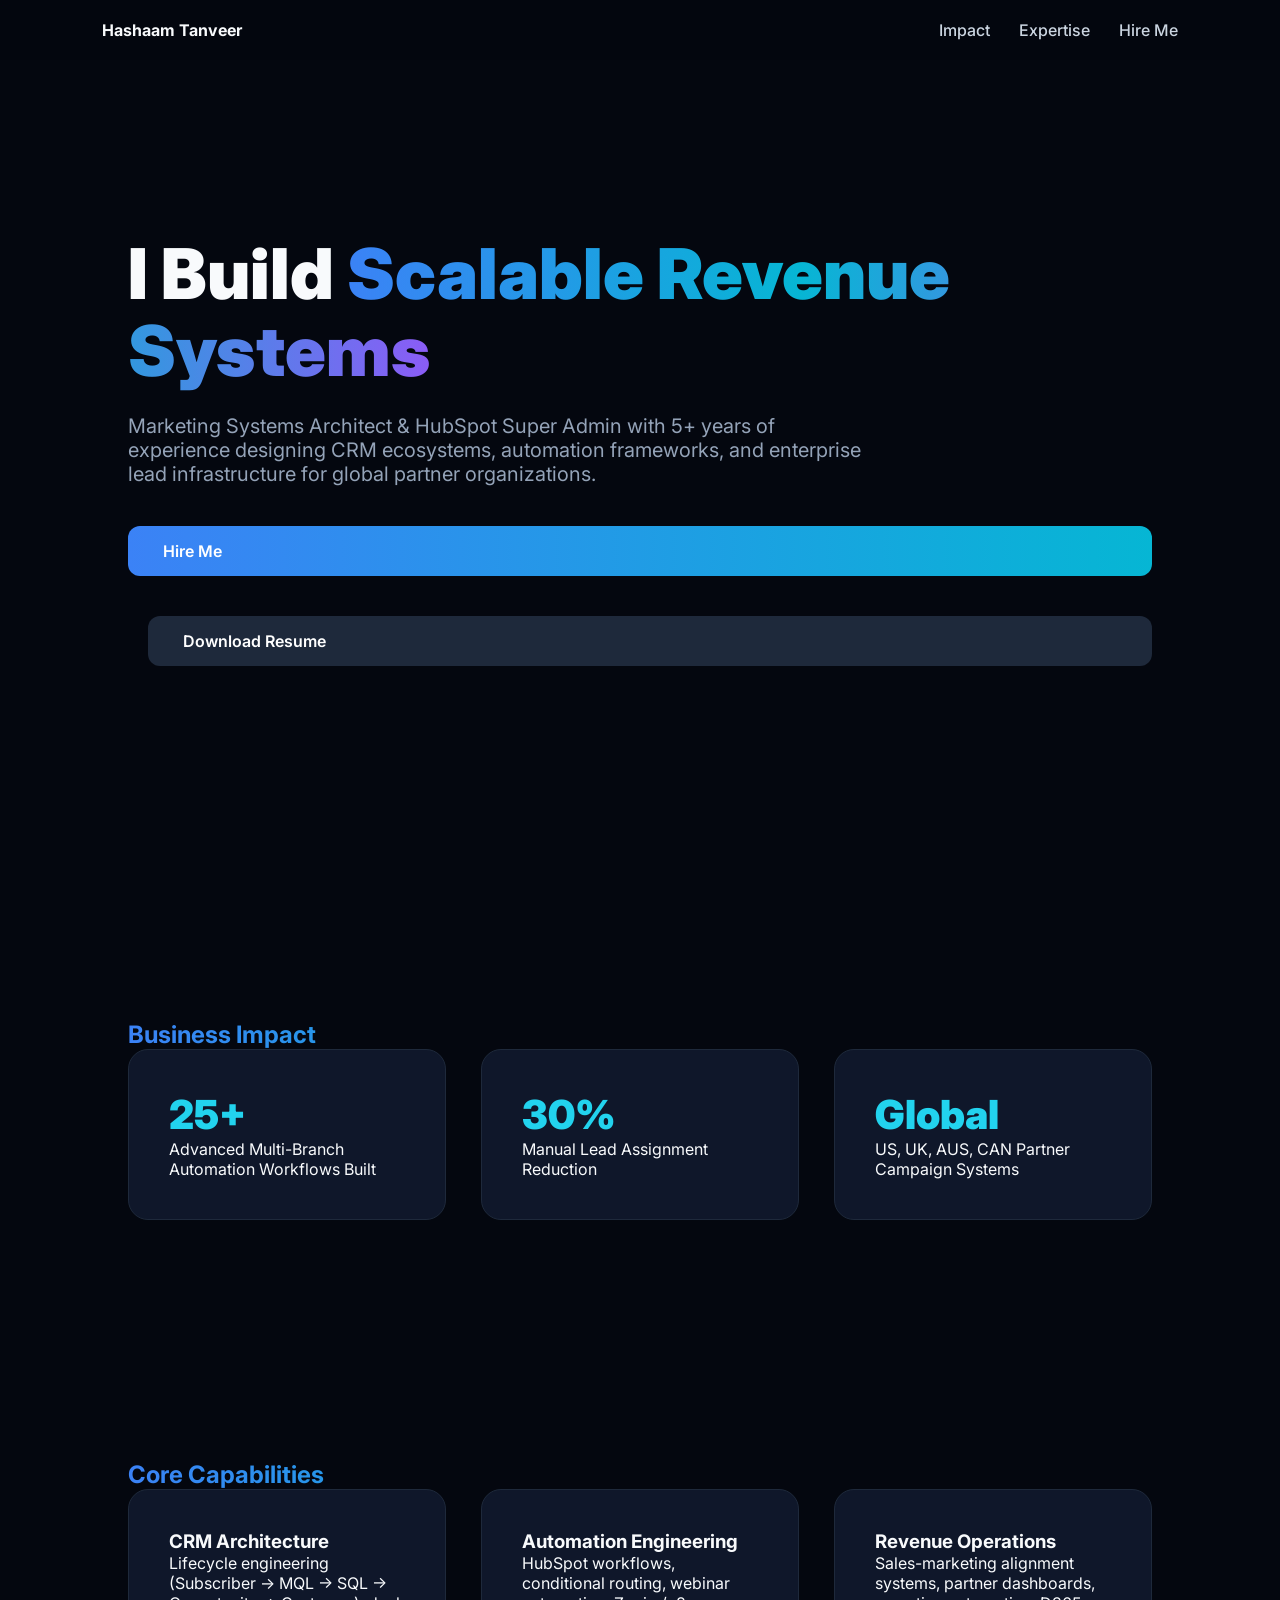
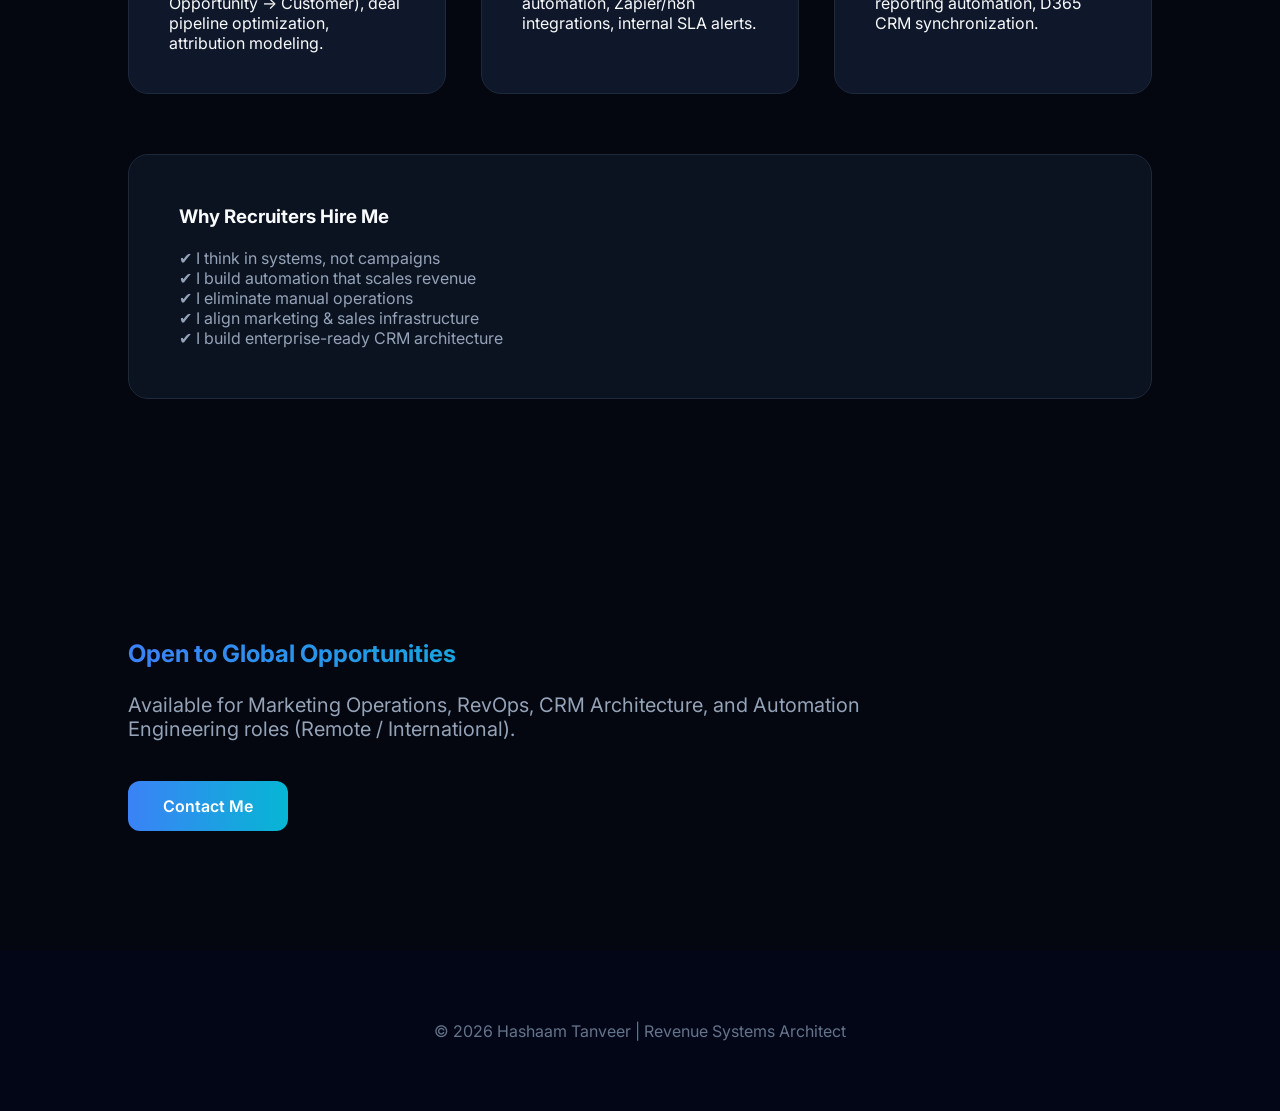
<file: Hashaam_Tanveer_Portfolio.html>
<!DOCTYPE html>
<html lang="en">
<head>
<meta charset="UTF-8">
<meta name="viewport" content="width=device-width, initial-scale=1.0">
<title>Hashaam Tanveer | Revenue Systems Architect</title>
<link href="https://fonts.googleapis.com/css2?family=Inter:wght@300;400;600;800;900&display=swap" rel="stylesheet">

<style>
*{margin:0;padding:0;box-sizing:border-box;scroll-behavior:smooth;}
body{font-family:'Inter',sans-serif;background:#04070f;color:#f8fafc;}
nav{position:fixed;top:0;width:100%;padding:20px 8%;display:flex;justify-content:space-between;
background:rgba(4,7,15,0.9);backdrop-filter:blur(10px);z-index:1000;}
nav a{color:#cbd5e1;text-decoration:none;margin-left:25px;font-weight:500;}
nav a:hover{color:#22d3ee;}
section{padding:120px 10%;}
.hero{height:100vh;display:flex;flex-direction:column;justify-content:center;}
h1{font-size:70px;font-weight:900;line-height:1.1;}
.gradient{background:linear-gradient(90deg,#3b82f6,#06b6d4,#8b5cf6);
-webkit-background-clip:text;-webkit-text-fill-color:transparent;}
.subtitle{font-size:20px;color:#94a3b8;margin-top:25px;max-width:750px;}
.btn{display:inline-block;margin-top:40px;padding:15px 35px;border-radius:12px;
background:linear-gradient(90deg,#3b82f6,#06b6d4);color:white;text-decoration:none;
font-weight:600;transition:0.3s;}
.btn:hover{transform:translateY(-5px);box-shadow:0 20px 40px rgba(59,130,246,0.4);}
.grid{display:grid;grid-template-columns:repeat(auto-fit,minmax(280px,1fr));gap:35px;}
.card{background:#0f172a;padding:40px;border-radius:20px;border:1px solid #1e293b;transition:0.4s;}
.card:hover{transform:translateY(-10px);border-color:#22d3ee;}
.metric{font-size:40px;font-weight:900;color:#22d3ee;}
footer{padding:70px;text-align:center;background:#020617;color:#64748b;}
.highlight-box{margin-top:60px;padding:50px;background:#0b1220;border-radius:20px;
border:1px solid #1e293b;}
</style>
</head>

<body>

<nav>
<div><strong>Hashaam Tanveer</strong></div>
<div>
<a href="#impact">Impact</a>
<a href="#expertise">Expertise</a>
<a href="#hire">Hire Me</a>
</div>
</nav>

<section class="hero">
<h1>I Build <span class="gradient">Scalable Revenue Systems</span></h1>
<p class="subtitle">
Marketing Systems Architect & HubSpot Super Admin with 5+ years of experience designing CRM ecosystems, automation frameworks, and enterprise lead infrastructure for global partner organizations.
</p>
<a href="#hire" class="btn">Hire Me</a>
<a href="Hashaam_Tanveer_Resume.pdf" class="btn" style="margin-left:20px;background:#1e293b;">Download Resume</a>
</section>

<section id="impact">
<h2 class="gradient">Business Impact</h2>
<div class="grid">

<div class="card">
<div class="metric">25+</div>
<p>Advanced Multi-Branch Automation Workflows Built</p>
</div>

<div class="card">
<div class="metric">30%</div>
<p>Manual Lead Assignment Reduction</p>
</div>

<div class="card">
<div class="metric">Global</div>
<p>US, UK, AUS, CAN Partner Campaign Systems</p>
</div>

</div>
</section>

<section id="expertise">
<h2 class="gradient">Core Capabilities</h2>
<div class="grid">

<div class="card">
<h3>CRM Architecture</h3>
<p>Lifecycle engineering (Subscriber → MQL → SQL → Opportunity → Customer), deal pipeline optimization, attribution modeling.</p>
</div>

<div class="card">
<h3>Automation Engineering</h3>
<p>HubSpot workflows, conditional routing, webinar automation, Zapier/n8n integrations, internal SLA alerts.</p>
</div>

<div class="card">
<h3>Revenue Operations</h3>
<p>Sales-marketing alignment systems, partner dashboards, reporting automation, D365 CRM synchronization.</p>
</div>

</div>

<div class="highlight-box">
<h3>Why Recruiters Hire Me</h3>
<p style="margin-top:20px;color:#94a3b8;">
✔ I think in systems, not campaigns<br>
✔ I build automation that scales revenue<br>
✔ I eliminate manual operations<br>
✔ I align marketing & sales infrastructure<br>
✔ I build enterprise-ready CRM architecture
</p>
</div>
</section>

<section id="hire">
<h2 class="gradient">Open to Global Opportunities</h2>
<p class="subtitle">
Available for Marketing Operations, RevOps, CRM Architecture, and Automation Engineering roles (Remote / International).
</p>
<a href="mailto:hashaamtanveerk@gmail.com" class="btn">Contact Me</a>
</section>

<footer>
© 2026 Hashaam Tanveer | Revenue Systems Architect
</footer>

</body>
</html>
</file>
